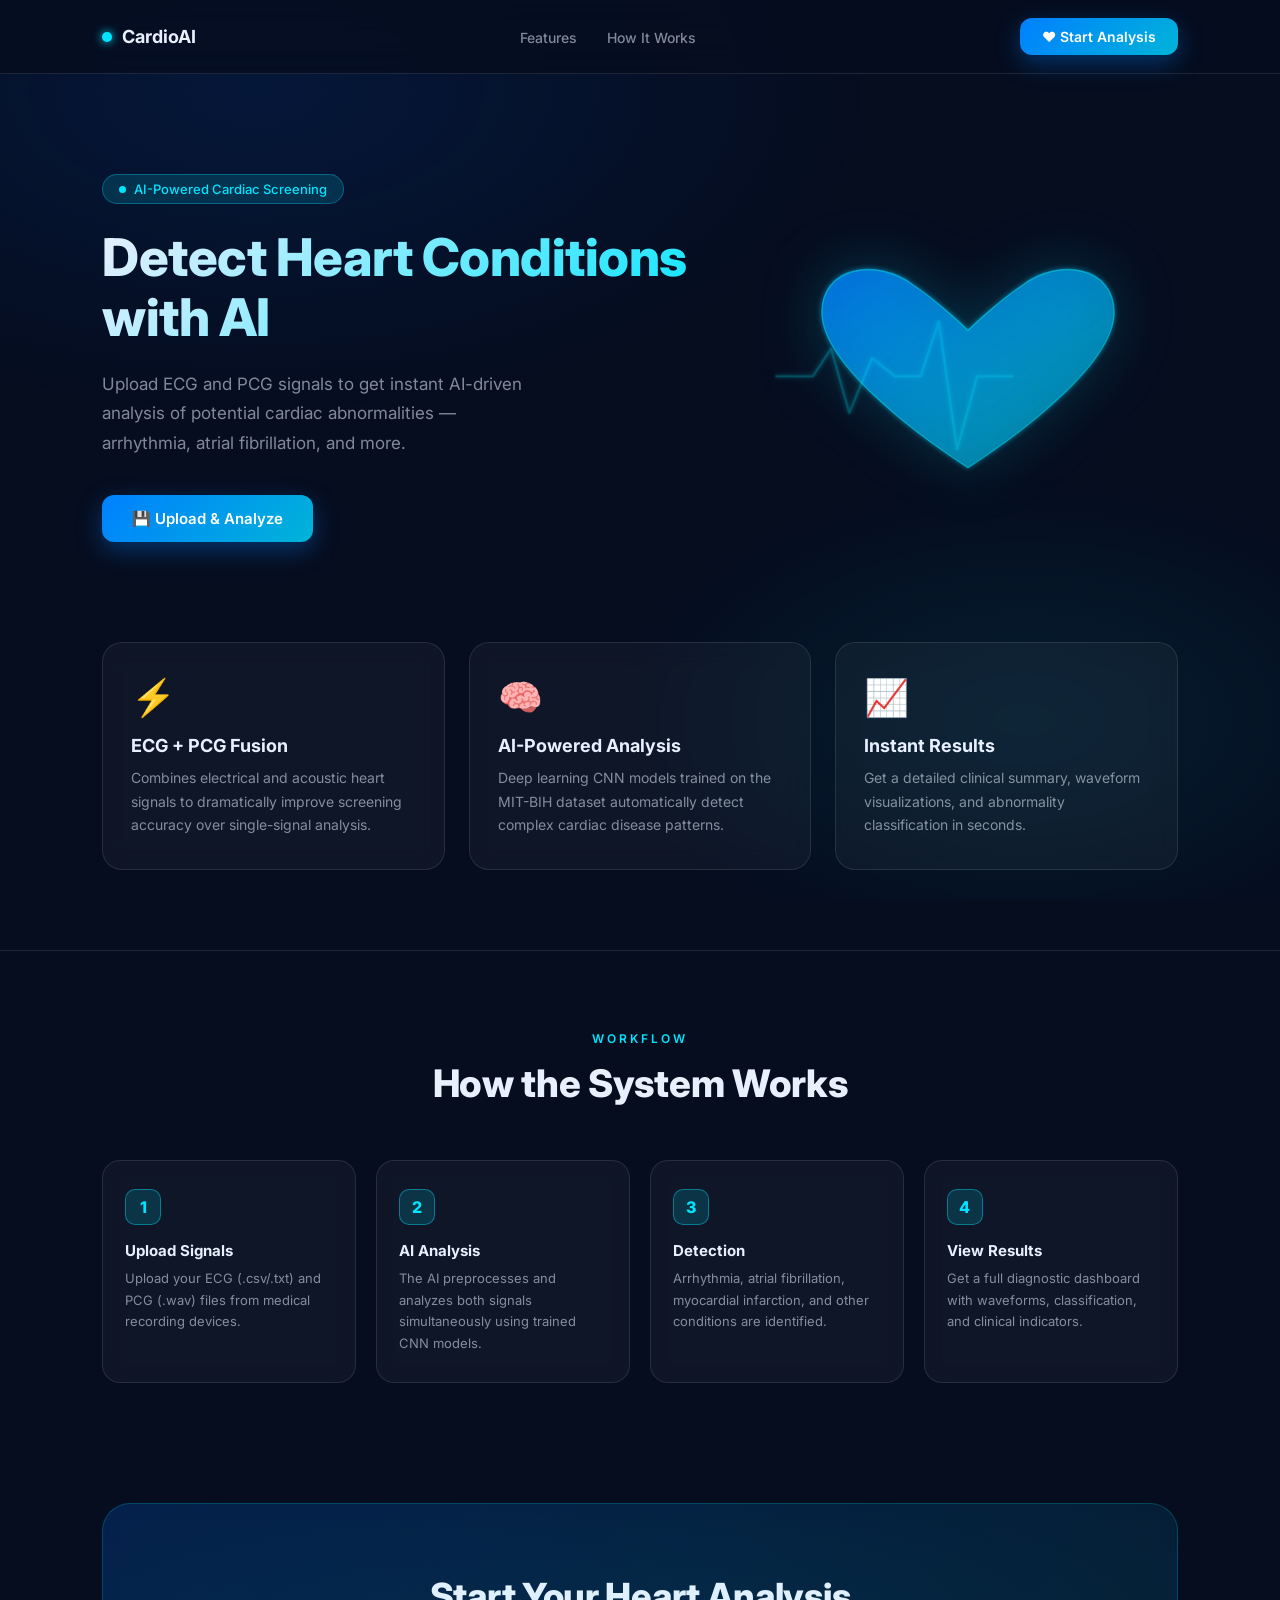
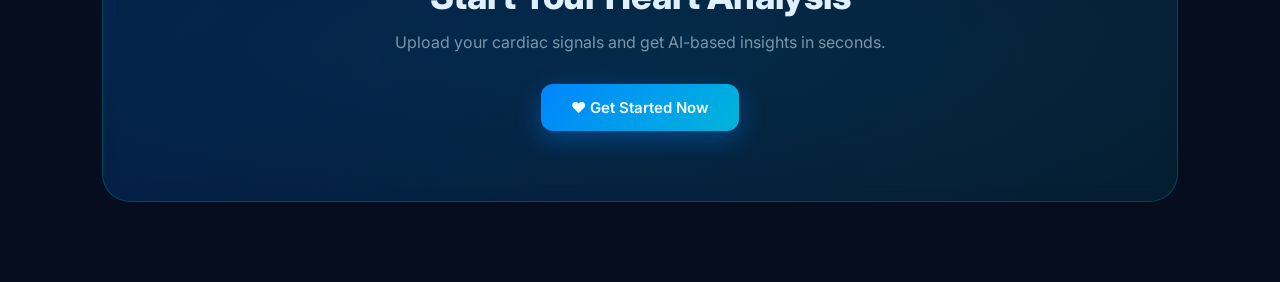
<file: frontend/index.html>
<!DOCTYPE html>
<html lang="en">
<head>
    <meta charset="UTF-8">
    <meta name="viewport" content="width=device-width, initial-scale=1.0">
    <meta name="description" content="AI-powered cardiac screening tool that analyzes ECG and PCG signals to detect heart abnormalities using deep learning.">
    <title>CardioAI — AI Heart Screening</title>
    <link rel="stylesheet" href="style.css">
</head>
<body>

<!-- ===============================
     NAVBAR
================================ -->
<nav class="navbar">
    <a href="index.html" class="navbar-logo">
        <span class="logo-dot"></span>
        CardioAI
    </a>
    <ul class="navbar-links">
        <li><a href="#features">Features</a></li>
        <li><a href="#how-it-works">How It Works</a></li>
    </ul>
    <button class="primary-btn" onclick="openUploadModal()" style="margin-top:0; padding: 10px 22px; font-size: 14px;">
        &#9829; Start Analysis
    </button>
</nav>

<!-- ===============================
     HERO SECTION
================================ -->
<section class="hero-section">
    <div class="hero-text">
        <div class="hero-badge">
            <span class="dot"></span>
            AI-Powered Cardiac Screening
        </div>
        <h1>Detect Heart Conditions with AI</h1>
        <p>
            Upload ECG and PCG signals to get instant AI-driven analysis of potential 
            cardiac abnormalities — arrhythmia, atrial fibrillation, and more.
        </p>
        <button class="primary-btn" onclick="openUploadModal()">
            &#128190; Upload & Analyze
        </button>
    </div>

    <div class="hero-image">
        <svg width="460" height="280" viewBox="0 0 460 280" xmlns="http://www.w3.org/2000/svg">
            <!-- Glow filter -->
            <defs>
                <filter id="glow">
                    <feGaussianBlur stdDeviation="3" result="blur"/>
                    <feMerge><feMergeNode in="blur"/><feMergeNode in="SourceGraphic"/></feMerge>
                </filter>
                <linearGradient id="heartGrad" x1="0%" y1="0%" x2="100%" y2="100%">
                    <stop offset="0%" style="stop-color:#0080ff;stop-opacity:0.6"/>
                    <stop offset="100%" style="stop-color:#00e5ff;stop-opacity:0.3"/>
                </linearGradient>
            </defs>

            <!-- Heart Shape -->
            <path d="M230 260
                     C230 260, 70 160, 70 90
                     C70 40, 130 30, 170 60
                     C200 80, 230 110, 230 110
                     C230 110, 260 80, 290 60
                     C330 30, 390 40, 390 90
                     C390 160, 230 260, 230 260Z"
                  fill="url(#heartGrad)"
                  stroke="rgba(0,229,255,0.5)"
                  stroke-width="1.5"
                  filter="url(#glow)"/>

            <!-- Animated ECG Line -->
            <polyline class="ecg-animated"
                points="20,160 60,160 80,130 100,200 125,140 150,160 178,160
                        198,100 218,240 240,160 265,160 300,160 340,160 380,160 440,160"
                fill="none"
                stroke="#00e5ff"
                stroke-width="2.5"
                stroke-linecap="round"
                stroke-linejoin="round"
                filter="url(#glow)"/>
        </svg>
    </div>
</section>

<!-- ===============================
     FEATURES SECTION
================================ -->
<section class="features" id="features">
    <div class="feature-card">
        <span class="feature-icon">&#9889;</span>
        <h3>ECG + PCG Fusion</h3>
        <p>
            Combines electrical and acoustic heart signals to dramatically improve
            screening accuracy over single-signal analysis.
        </p>
    </div>

    <div class="feature-card">
        <span class="feature-icon">&#129504;</span>
        <h3>AI-Powered Analysis</h3>
        <p>
            Deep learning CNN models trained on the MIT-BIH dataset automatically
            detect complex cardiac disease patterns.
        </p>
    </div>

    <div class="feature-card">
        <span class="feature-icon">&#128200;</span>
        <h3>Instant Results</h3>
        <p>
            Get a detailed clinical summary, waveform visualizations, and 
            abnormality classification in seconds.
        </p>
    </div>
</section>

<!-- ===============================
     HOW IT WORKS
================================ -->
<section class="how-it-works" id="how-it-works">
    <p class="section-label">Workflow</p>
    <h2>How the System Works</h2>

    <div class="steps">
        <div class="step-card">
            <div class="step-number">1</div>
            <h4>Upload Signals</h4>
            <p>Upload your ECG (.csv/.txt) and PCG (.wav) files from medical recording devices.</p>
        </div>

        <div class="step-card">
            <div class="step-number">2</div>
            <h4>AI Analysis</h4>
            <p>The AI preprocesses and analyzes both signals simultaneously using trained CNN models.</p>
        </div>

        <div class="step-card">
            <div class="step-number">3</div>
            <h4>Detection</h4>
            <p>Arrhythmia, atrial fibrillation, myocardial infarction, and other conditions are identified.</p>
        </div>

        <div class="step-card">
            <div class="step-number">4</div>
            <h4>View Results</h4>
            <p>Get a full diagnostic dashboard with waveforms, classification, and clinical indicators.</p>
        </div>
    </div>
</section>

<!-- ===============================
     CTA SECTION
================================ -->
<section class="cta">
    <h2>Start Your Heart Analysis</h2>
    <p>Upload your cardiac signals and get AI-based insights in seconds.</p>
    <button class="primary-btn" onclick="openUploadModal()">
        &#9829; Get Started Now
    </button>
</section>

<!-- ===============================
     UPLOAD MODAL
================================ -->
<div id="uploadModal" class="overlay">
    <div class="modal-box">
        <button class="close-btn" onclick="closeUploadModal()">&#10005;</button>

        <h3>&#128190; Upload Cardiac Signals</h3>

        <form id="uploadForm">
            <label>ECG File &nbsp;<span style="color:#00e5ff">(.csv / .txt)</span></label>
            <input type="file" id="ecgFile" accept=".csv,.txt" required />

            <label>PCG File &nbsp;<span style="color:#00e5ff">(.wav)</span></label>
            <input type="file" id="pcgFile" accept=".wav" required />

            <button type="submit" class="primary-btn" id="analyzeBtn" style="width:100%;justify-content:center;margin-top:8px;">
                &#9889; Analyze
            </button>
        </form>

        <div id="statusMsg" style="display:none;margin-top:14px;"></div>

        <p class="note">* Screening-level analysis only. Not a substitute for medical diagnosis.</p>
    </div>
</div>

<script src="script.js"></script>
</body>
</html>
</file>
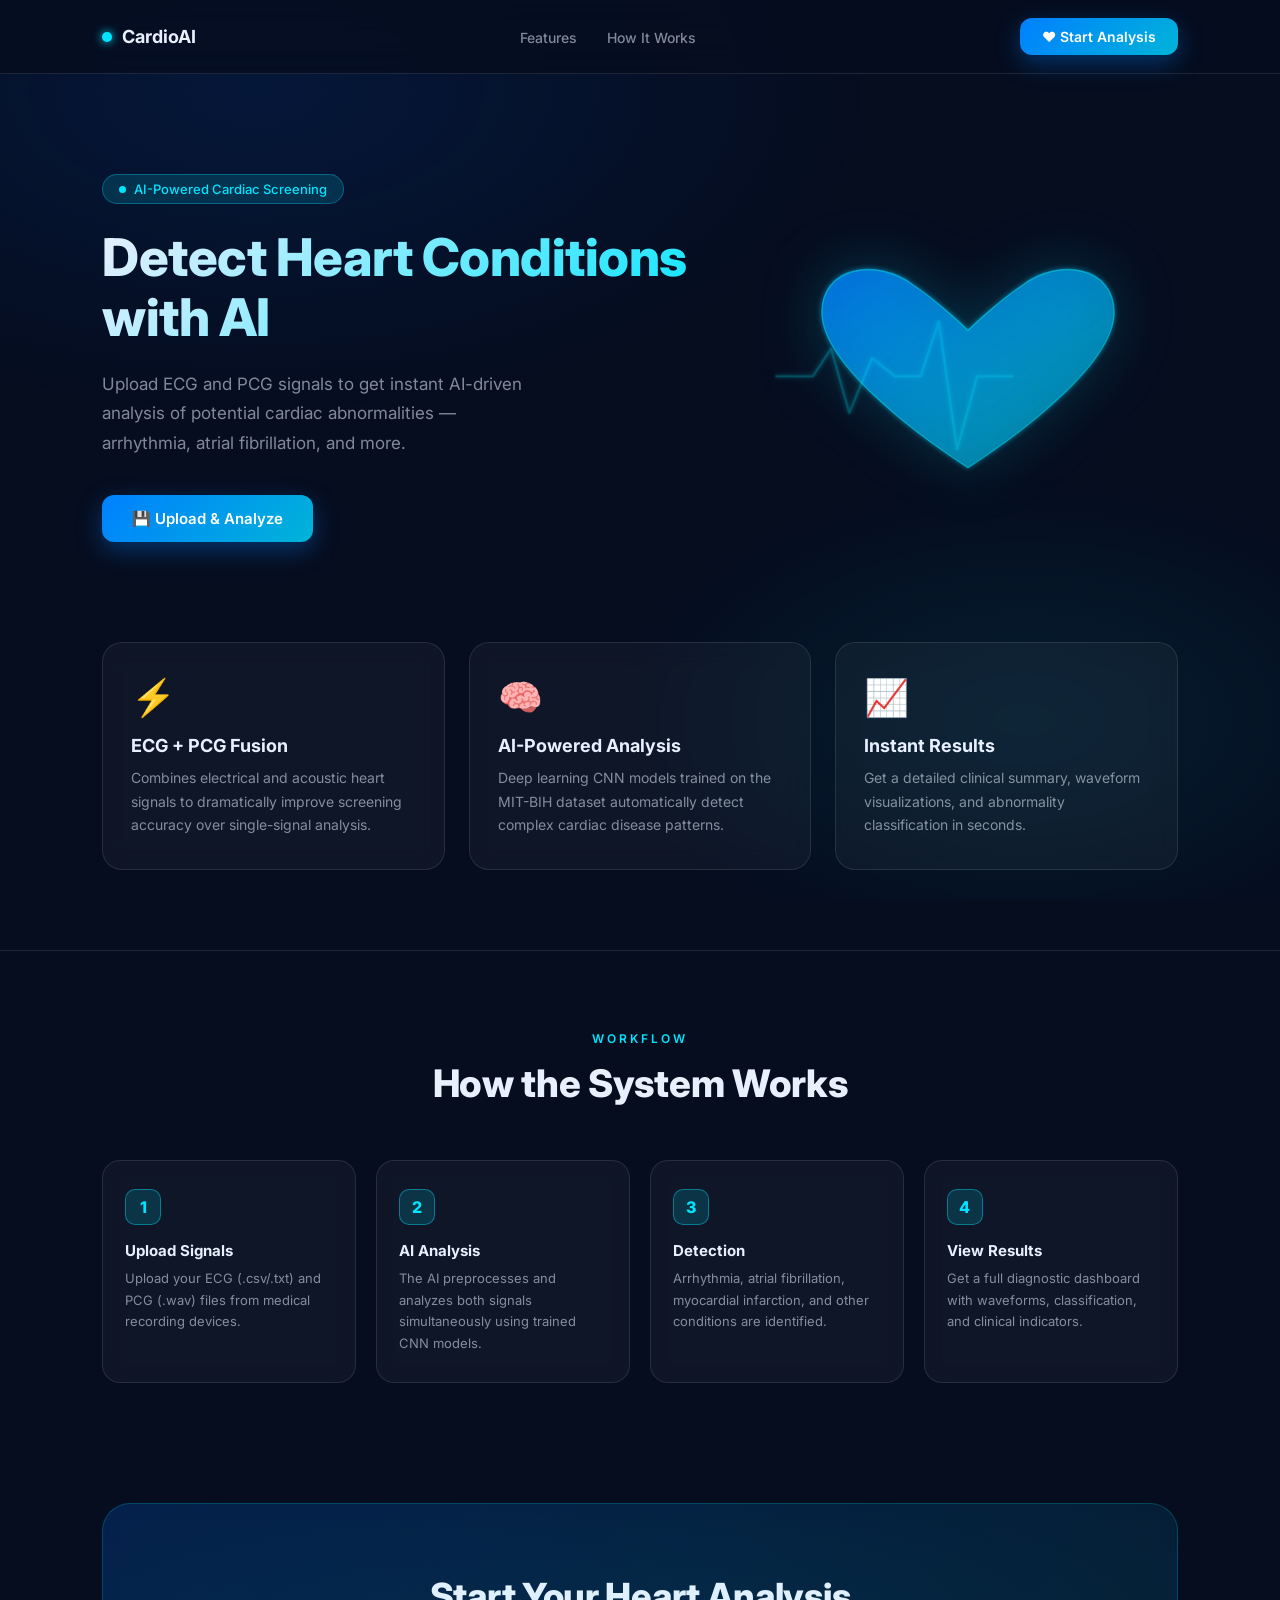
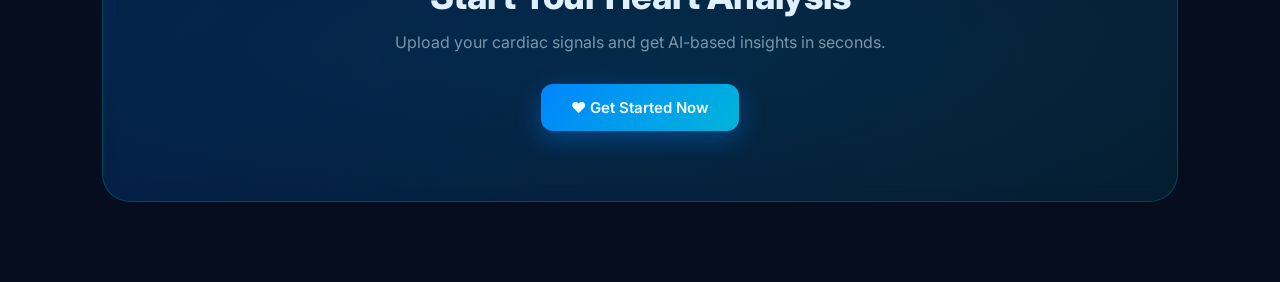
<file: frontend/results.html>
<!DOCTYPE html>
<html lang="en">
<head>
    <meta charset="UTF-8">
    <meta name="viewport" content="width=device-width, initial-scale=1.0">
    <meta name="description" content="CardioAI medical diagnostic dashboard — detailed ECG and PCG analysis results with clinical interpretation.">
    <title>CardioAI — Diagnostic Report</title>
    <link rel="stylesheet" href="style.css">
    <link rel="preconnect" href="https://fonts.googleapis.com">
    <link href="https://fonts.googleapis.com/css2?family=Inter:wght@300;400;500;600;700;800&family=JetBrains+Mono:wght@400;500&display=swap" rel="stylesheet">
</head>
<body class="results-body">

<!-- ===============================
     TOP HEADER BAR
================================ -->
<header class="rpt-header">
    <div class="rpt-header-left">
        <a href="index.html" class="navbar-logo">
            <span class="logo-dot"></span>
            CardioAI
        </a>
        <span class="rpt-divider">|</span>
        <span class="rpt-subtitle">Diagnostic Report</span>
    </div>
    <div class="rpt-header-right">
        <div class="rpt-timestamp" id="rptTimestamp">—</div>
        <a href="index.html" class="back-btn">&#8592; New Analysis</a>
        <button class="print-btn" onclick="window.print()">🖨 Print Report</button>
    </div>
</header>

<!-- ===============================
     PATIENT / REPORT META STRIP
================================ -->
<div class="rpt-meta-strip">
    <div class="rpt-meta-item">
        <span class="rpt-meta-label">Report ID</span>
        <span class="rpt-meta-value" id="reportId">—</span>
    </div>
    <div class="rpt-meta-item">
        <span class="rpt-meta-label">Signal Type</span>
        <span class="rpt-meta-value">ECG + PCG</span>
    </div>
    <div class="rpt-meta-item">
        <span class="rpt-meta-label">Analysis Model</span>
        <span class="rpt-meta-value">CNN v2.1</span>
    </div>
    <div class="rpt-meta-item">
        <span class="rpt-meta-label">Status</span>
        <span class="rpt-meta-value rpt-status-ok" id="reportStatus">Complete</span>
    </div>
</div>

<!-- ===============================
     MAIN DASHBOARD GRID
================================ -->
<main class="rpt-dashboard">

    <!-- ── COLUMN 1: WAVEFORMS ── -->
    <section class="rpt-col rpt-col-wide">

        <!-- ECG WAVEFORM CARD -->
        <div class="rpt-card" id="ecgWaveformCard">
            <div class="rpt-card-header">
                <div class="rpt-card-title">
                    <span class="rpt-icon ecg-icon">⚡</span>
                    ECG Waveform Analysis
                </div>
                <div class="rpt-card-badge" id="ecgBadge">—</div>
            </div>
            <div class="rpt-waveform-wrap">
                <canvas id="ecgCanvas"></canvas>
            </div>
            <div class="rpt-waveform-legend">
                <span class="legend-item legend-normal">● Normal</span>
                <span class="legend-item legend-abnormal">● Abnormal</span>
                <span class="legend-item legend-rpeak">▲ R-Peak</span>
                <span class="legend-item legend-highlight">■ Highlighted Region</span>
            </div>
            <div class="rpt-waveform-labels">
                <span>P</span><span>QRS</span><span>ST</span><span>T</span>
            </div>
        </div>

        <!-- PCG WAVEFORM CARD -->
        <div class="rpt-card" id="pcgWaveformCard">
            <div class="rpt-card-header">
                <div class="rpt-card-title">
                    <span class="rpt-icon pcg-icon">🫀</span>
                    PCG Heart Sound Waveform
                </div>
                <div class="rpt-card-badge" id="pcgBadge">—</div>
            </div>
            <div class="rpt-waveform-wrap">
                <canvas id="pcgCanvas"></canvas>
            </div>
            <div class="rpt-waveform-legend">
                <span class="legend-item legend-normal">● S1 / S2</span>
                <span class="legend-item legend-abnormal">● Murmur / Abnormality</span>
            </div>
        </div>

    </section>

    <!-- ── COLUMN 2: FINDINGS ── -->
    <section class="rpt-col rpt-col-narrow">

        <!-- OVERALL RISK CARD -->
        <div class="rpt-card rpt-risk-card" id="riskCard">
            <div class="rpt-card-header">
                <div class="rpt-card-title">
                    <span class="rpt-icon">🚨</span> Risk Assessment
                </div>
            </div>
            <div class="rpt-risk-meter">
                <div class="risk-dial" id="riskDial">
                    <svg viewBox="0 0 120 70" xmlns="http://www.w3.org/2000/svg">
                        <defs>
                            <linearGradient id="riskGrad" x1="0%" y1="0%" x2="100%" y2="0%">
                                <stop offset="0%" stop-color="#00c853"/>
                                <stop offset="50%" stop-color="#ffb300"/>
                                <stop offset="100%" stop-color="#d32f2f"/>
                            </linearGradient>
                        </defs>
                        <!-- Track arc -->
                        <path d="M10,65 A50,50 0 0,1 110,65" fill="none" stroke="rgba(255,255,255,0.1)" stroke-width="10" stroke-linecap="round"/>
                        <!-- Colored arc -->
                        <path id="riskArc" d="M10,65 A50,50 0 0,1 110,65" fill="none" stroke="url(#riskGrad)" stroke-width="10" stroke-linecap="round" stroke-dasharray="157" stroke-dashoffset="157"/>
                        <!-- Needle -->
                        <line id="riskNeedle" x1="60" y1="65" x2="60" y2="22" stroke="white" stroke-width="2.5" stroke-linecap="round" transform="rotate(-90 60 65)"/>
                        <!-- Center dot -->
                        <circle cx="60" cy="65" r="4" fill="white"/>
                    </svg>
                </div>
                <div class="risk-label-wrap">
                    <span class="risk-label" id="riskLabel">—</span>
                    <span class="risk-sublabel" id="riskSublabel">Calculating...</span>
                </div>
            </div>
            <div class="risk-confidence-row">
                <span class="rcr-label">Model Confidence</span>
                <div class="rcr-bar-wrap">
                    <div class="rcr-bar" id="confidenceBar"></div>
                </div>
                <span class="rcr-value" id="confidenceValue">—</span>
            </div>
            <p class="risk-note" id="riskNote">—</p>
        </div>

        <!-- ECG FINDINGS CARD -->
        <div class="rpt-card">
            <div class="rpt-card-header">
                <div class="rpt-card-title"><span class="rpt-icon">📈</span> ECG Findings</div>
            </div>
            <div class="rpt-findings-grid">
                <div class="finding-row" id="fr-pwave">
                    <div class="finding-label">P Wave</div>
                    <div class="finding-chip" id="chip-pwave">—</div>
                </div>
                <div class="finding-row" id="fr-qrs">
                    <div class="finding-label">QRS Complex</div>
                    <div class="finding-chip" id="chip-qrs">—</div>
                </div>
                <div class="finding-row" id="fr-st">
                    <div class="finding-label">ST Segment</div>
                    <div class="finding-chip" id="chip-st">—</div>
                </div>
                <div class="finding-row" id="fr-twave">
                    <div class="finding-label">T Wave</div>
                    <div class="finding-chip" id="chip-twave">—</div>
                </div>
                <div class="finding-row" id="fr-rr">
                    <div class="finding-label">R-R Interval</div>
                    <div class="finding-chip" id="chip-rr">—</div>
                </div>
            </div>
            <div class="rpt-ecg-conclusion" id="ecgConclusion">
                <!-- filled by JS -->
            </div>
        </div>

        <!-- PCG FINDINGS CARD -->
        <div class="rpt-card">
            <div class="rpt-card-header">
                <div class="rpt-card-title"><span class="rpt-icon">🔊</span> PCG Findings</div>
            </div>
            <div class="rpt-findings-grid">
                <div class="finding-row">
                    <div class="finding-label">S1 Sound</div>
                    <div class="finding-chip" id="chip-s1">—</div>
                </div>
                <div class="finding-row">
                    <div class="finding-label">S2 Sound</div>
                    <div class="finding-chip" id="chip-s2">—</div>
                </div>
                <div class="finding-row">
                    <div class="finding-label">Murmur</div>
                    <div class="finding-chip" id="chip-murmur">—</div>
                </div>
                <div class="finding-row">
                    <div class="finding-label">Rhythm</div>
                    <div class="finding-chip" id="chip-pcgrhythm">—</div>
                </div>
            </div>
            <div class="rpt-ecg-conclusion" id="pcgConclusion">
                <!-- filled by JS -->
            </div>
        </div>

    </section>

    <!-- ── FULL-WIDTH ROW: CLINICAL + SUMMARY ── -->
    <section class="rpt-col rpt-col-full">

        <!-- CLINICAL EXPLANATION PANEL -->
        <div class="rpt-card rpt-clinical-card">
            <div class="rpt-card-header">
                <div class="rpt-card-title"><span class="rpt-icon">🧬</span> Clinical Explanation</div>
                <span class="rpt-ai-badge">AI Generated</span>
            </div>
            <div class="clinical-grid">
                <div class="clinical-block" id="clinicalECGBlock">
                    <div class="clinical-block-title">ECG Interpretation</div>
                    <p id="clinicalECGText">—</p>
                    <ul class="clinical-indicators" id="clinicalECGIndicators"></ul>
                </div>
                <div class="clinical-block" id="clinicalPCGBlock">
                    <div class="clinical-block-title">PCG Interpretation</div>
                    <p id="clinicalPCGText">—</p>
                    <ul class="clinical-indicators" id="clinicalPCGIndicators"></ul>
                </div>
            </div>
        </div>

        <!-- FINAL SUMMARY CARD (Doctor Style) -->
        <div class="rpt-card rpt-summary-card" id="finalSummaryCard">
            <div class="rpt-card-header">
                <div class="rpt-card-title"><span class="rpt-icon">📋</span> AI Screening Summary</div>
                <span class="rpt-disclaimer">For clinical reference only. Not a substitute for medical diagnosis.</span>
            </div>
            <div class="summary-body">
                <div class="summary-icon-ring" id="summaryIconRing">♥</div>
                <div class="summary-text-block">
                    <h2 class="summary-condition" id="summaryCondition">—</h2>
                    <p class="summary-paragraph" id="summaryParagraph">—</p>
                    <div class="summary-tags" id="summaryTags"></div>
                </div>
                <div class="summary-risk-badge" id="summaryRiskBadge">
                    <span class="srb-label">Overall Risk</span>
                    <span class="srb-value" id="srb-value">—</span>
                </div>
            </div>
        </div>

    </section>

</main>

<!-- ===============================
     FOOTER
================================ -->
<footer class="rpt-footer">
    <span>CardioAI Diagnostic System &copy; 2025</span>
    <span>CNN-based ECG + PCG dual-signal analysis</span>
    <span>AI screening only — consult a cardiologist for diagnosis</span>
</footer>

<script src="results.js"></script>
</body>
</html>
</file>
<file: frontend/style.css>
/* ===============================
   GOOGLE FONTS
================================ */
@import url('https://fonts.googleapis.com/css2?family=Inter:wght@300;400;500;600;700;800&display=swap');

/* ===============================
   GLOBAL RESET & VARS
================================ */
*, *::before, *::after {
    box-sizing: border-box;
    margin: 0;
    padding: 0;
}

:root {
    --bg-dark:      #060d1f;
    --bg-card:      rgba(255, 255, 255, 0.04);
    --bg-card-hover:rgba(255, 255, 255, 0.08);
    --border:       rgba(255, 255, 255, 0.1);
    --accent:       #00e5ff;
    --accent-dim:   rgba(0, 229, 255, 0.15);
    --accent-glow:  0 0 20px rgba(0, 229, 255, 0.35);
    --text-primary: #e8f0fe;
    --text-muted:   rgba(232, 240, 254, 0.55);
    --blue-deep:    #1a3a6b;
    --shadow:       0 20px 60px rgba(0, 0, 0, 0.5);
}

html { scroll-behavior: smooth; }

body {
    font-family: 'Inter', -apple-system, sans-serif;
    background: var(--bg-dark);
    color: var(--text-primary);
    min-height: 100vh;
    overflow-x: hidden;
}

/* Background mesh gradient */
body::before {
    content: '';
    position: fixed;
    inset: 0;
    background:
        radial-gradient(ellipse 80% 60% at 20% 10%, rgba(0,100,255,0.12) 0%, transparent 60%),
        radial-gradient(ellipse 60% 50% at 80% 80%, rgba(0,229,255,0.08) 0%, transparent 55%);
    pointer-events: none;
    z-index: 0;
}

/* ===============================
   NAVBAR
================================ */
.navbar {
    position: sticky;
    top: 0;
    z-index: 100;
    display: flex;
    align-items: center;
    justify-content: space-between;
    padding: 18px 8%;
    background: rgba(6, 13, 31, 0.8);
    backdrop-filter: blur(16px);
    -webkit-backdrop-filter: blur(16px);
    border-bottom: 1px solid var(--border);
}

.navbar-logo {
    display: flex;
    align-items: center;
    gap: 10px;
    font-size: 18px;
    font-weight: 700;
    color: var(--text-primary);
    text-decoration: none;
}

.navbar-logo .logo-dot {
    width: 10px;
    height: 10px;
    background: var(--accent);
    border-radius: 50%;
    box-shadow: 0 0 10px var(--accent);
    animation: pulse-dot 2s ease-in-out infinite;
}

@keyframes pulse-dot {
    0%, 100% { transform: scale(1); opacity: 1; }
    50%       { transform: scale(1.4); opacity: 0.7; }
}

.navbar-links {
    display: flex;
    gap: 30px;
    list-style: none;
}

.navbar-links a {
    color: var(--text-muted);
    text-decoration: none;
    font-size: 14px;
    font-weight: 500;
    transition: color 0.2s;
}

.navbar-links a:hover { color: var(--accent); }

/* ===============================
   HERO SECTION
================================ */
.hero-section {
    position: relative;
    z-index: 1;
    display: flex;
    align-items: center;
    justify-content: space-between;
    padding: 100px 8% 80px;
    gap: 60px;
}

.hero-badge {
    display: inline-flex;
    align-items: center;
    gap: 8px;
    background: var(--accent-dim);
    border: 1px solid rgba(0, 229, 255, 0.3);
    border-radius: 50px;
    padding: 6px 16px;
    font-size: 13px;
    font-weight: 500;
    color: var(--accent);
    margin-bottom: 24px;
}

.hero-badge .dot {
    width: 7px;
    height: 7px;
    background: var(--accent);
    border-radius: 50%;
    animation: pulse-dot 1.5s ease-in-out infinite;
}

.hero-text h1 {
    font-size: 52px;
    font-weight: 800;
    line-height: 1.15;
    letter-spacing: -0.5px;
    margin-bottom: 22px;
    background: linear-gradient(135deg, #e8f0fe 0%, var(--accent) 100%);
    -webkit-background-clip: text;
    -webkit-text-fill-color: transparent;
    background-clip: text;
}

.hero-text p {
    font-size: 17px;
    line-height: 1.75;
    color: var(--text-muted);
    max-width: 440px;
    margin-bottom: 36px;
}

/* ===============================
   BUTTONS
================================ */
.primary-btn {
    display: inline-flex;
    align-items: center;
    gap: 8px;
    padding: 14px 30px;
    background: linear-gradient(135deg, #0080ff, #00b4d8);
    color: white;
    border: none;
    border-radius: 12px;
    font-family: 'Inter', sans-serif;
    font-size: 15px;
    font-weight: 600;
    cursor: pointer;
    text-decoration: none;
    transition: transform 0.2s, box-shadow 0.2s;
    box-shadow: 0 8px 24px rgba(0, 128, 255, 0.35);
}

.primary-btn:hover {
    transform: translateY(-3px);
    box-shadow: 0 14px 32px rgba(0, 229, 255, 0.45);
}

.primary-btn:active { transform: translateY(-1px); }

.primary-btn:disabled {
    opacity: 0.6;
    cursor: not-allowed;
    transform: none;
}

/* ===============================
   HERO SVG (animated ECG)
================================ */
.hero-image {
    flex-shrink: 0;
    display: flex;
    align-items: center;
    justify-content: center;
}

.hero-image svg {
    width: 420px;
    max-width: 100%;
    filter: drop-shadow(0 0 30px rgba(0, 229, 255, 0.25));
}

.ecg-animated {
    stroke-dasharray: 600;
    stroke-dashoffset: 600;
    animation: draw-ecg 3s ease forwards infinite;
}

@keyframes draw-ecg {
    0%   { stroke-dashoffset: 600; opacity: 0.3; }
    40%  { opacity: 1; }
    80%  { stroke-dashoffset: 0; }
    100% { stroke-dashoffset: 0; opacity: 0.3; }
}

/* ===============================
   FEATURES SECTION
================================ */
.features {
    position: relative;
    z-index: 1;
    display: grid;
    grid-template-columns: repeat(3, 1fr);
    gap: 24px;
    padding: 20px 8% 80px;
}

.feature-card {
    background: var(--bg-card);
    border: 1px solid var(--border);
    border-radius: 20px;
    padding: 32px 28px;
    backdrop-filter: blur(12px);
    transition: transform 0.3s, background 0.3s, border-color 0.3s, box-shadow 0.3s;
}

.feature-card:hover {
    transform: translateY(-8px);
    background: var(--bg-card-hover);
    border-color: rgba(0, 229, 255, 0.3);
    box-shadow: 0 0 30px rgba(0, 229, 255, 0.12);
}

.feature-icon {
    font-size: 36px;
    margin-bottom: 16px;
    display: block;
}

.feature-card h3 {
    font-size: 18px;
    font-weight: 700;
    margin-bottom: 10px;
    color: var(--text-primary);
}

.feature-card p {
    font-size: 14px;
    color: var(--text-muted);
    line-height: 1.7;
}

/* ===============================
   HOW IT WORKS
================================ */
.how-it-works {
    position: relative;
    z-index: 1;
    padding: 80px 8%;
    border-top: 1px solid var(--border);
}

.section-label {
    text-align: center;
    font-size: 12px;
    font-weight: 600;
    letter-spacing: 3px;
    text-transform: uppercase;
    color: var(--accent);
    margin-bottom: 14px;
}

.how-it-works h2 {
    text-align: center;
    font-size: 38px;
    font-weight: 800;
    margin-bottom: 54px;
    letter-spacing: -0.3px;
}

.steps {
    display: grid;
    grid-template-columns: repeat(4, 1fr);
    gap: 20px;
}

.step-card {
    background: var(--bg-card);
    border: 1px solid var(--border);
    border-radius: 18px;
    padding: 28px 22px;
    backdrop-filter: blur(10px);
    position: relative;
    overflow: hidden;
    transition: transform 0.3s, border-color 0.3s, box-shadow 0.3s;
}

.step-card::before {
    content: '';
    position: absolute;
    top: 0; left: 0; right: 0;
    height: 2px;
    background: linear-gradient(90deg, transparent, var(--accent), transparent);
    opacity: 0;
    transition: opacity 0.3s;
}

.step-card:hover {
    transform: translateY(-6px);
    border-color: rgba(0, 229, 255, 0.3);
    box-shadow: 0 0 24px rgba(0, 229, 255, 0.1);
}

.step-card:hover::before { opacity: 1; }

.step-number {
    display: inline-flex;
    align-items: center;
    justify-content: center;
    width: 36px;
    height: 36px;
    background: var(--accent-dim);
    border: 1px solid rgba(0, 229, 255, 0.4);
    border-radius: 10px;
    font-size: 16px;
    font-weight: 800;
    color: var(--accent);
    margin-bottom: 16px;
}

.step-card h4 {
    font-size: 15px;
    font-weight: 700;
    margin-bottom: 8px;
    color: var(--text-primary);
}

.step-card p {
    font-size: 13px;
    color: var(--text-muted);
    line-height: 1.65;
}

/* ===============================
   CTA SECTION
================================ */
.cta {
    position: relative;
    z-index: 1;
    margin: 40px 8% 80px;
    padding: 70px 40px;
    background: linear-gradient(135deg, rgba(0,80,180,0.3), rgba(0,229,255,0.08));
    border: 1px solid rgba(0, 229, 255, 0.2);
    border-radius: 28px;
    text-align: center;
    backdrop-filter: blur(10px);
    overflow: hidden;
}

.cta::before {
    content: '';
    position: absolute;
    inset: 0;
    background: radial-gradient(ellipse 70% 70% at 50% 50%, rgba(0,229,255,0.06), transparent);
    pointer-events: none;
}

.cta h2 {
    font-size: 36px;
    font-weight: 800;
    margin-bottom: 14px;
    letter-spacing: -0.3px;
}

.cta p {
    font-size: 16px;
    color: var(--text-muted);
    margin-bottom: 32px;
}

/* ===============================
   UPLOAD OVERLAY MODAL
================================ */
.overlay {
    display: none;
    position: fixed;
    inset: 0;
    background: rgba(0, 0, 0, 0.7);
    backdrop-filter: blur(8px);
    z-index: 3000;
    align-items: center;
    justify-content: center;
}

.overlay.active { display: flex; }

.modal-box {
    width: 440px;
    max-width: 95vw;
    background: #0d1a30;
    border: 1px solid rgba(0, 229, 255, 0.2);
    border-radius: 20px;
    padding: 36px 32px;
    position: relative;
    box-shadow: 0 40px 80px rgba(0, 0, 0, 0.6), var(--accent-glow);
    animation: popIn 0.25s cubic-bezier(0.34, 1.56, 0.64, 1);
}

@keyframes popIn {
    from { transform: scale(0.88); opacity: 0; }
    to   { transform: scale(1);    opacity: 1; }
}

.close-btn {
    position: absolute;
    top: 16px;
    right: 20px;
    font-size: 22px;
    cursor: pointer;
    color: var(--text-muted);
    transition: color 0.2s;
    background: none;
    border: none;
    line-height: 1;
}

.close-btn:hover { color: var(--accent); }

.modal-box h3 {
    font-size: 20px;
    font-weight: 700;
    margin-bottom: 26px;
    color: var(--text-primary);
}

.modal-box label {
    display: block;
    font-size: 13px;
    font-weight: 500;
    color: var(--text-muted);
    margin-bottom: 8px;
}

.modal-box input[type="file"] {
    width: 100%;
    padding: 10px 14px;
    margin-bottom: 20px;
    background: rgba(255,255,255,0.05);
    border: 1px solid var(--border);
    border-radius: 10px;
    color: var(--text-primary);
    font-size: 13px;
    cursor: pointer;
    transition: border-color 0.2s;
}

.modal-box input[type="file"]:hover,
.modal-box input[type="file"]:focus {
    border-color: rgba(0, 229, 255, 0.4);
    outline: none;
}

.note {
    font-size: 12px;
    color: var(--text-muted);
    text-align: center;
    margin-top: 14px;
}

/* ===============================
   RESULTS PAGE - GLOBAL
================================ */
.results-body {
    min-height: 100vh;
    padding-bottom: 60px;
}

.results-header {
    display: flex;
    align-items: center;
    justify-content: space-between;
    padding: 28px 5%;
    border-bottom: 1px solid var(--border);
}

.results-header h1 {
    font-size: 22px;
    font-weight: 700;
    background: linear-gradient(90deg, #e8f0fe, var(--accent));
    -webkit-background-clip: text;
    -webkit-text-fill-color: transparent;
    background-clip: text;
}

.back-btn {
    display: inline-flex;
    align-items: center;
    gap: 8px;
    padding: 9px 18px;
    border: 1px solid var(--border);
    border-radius: 10px;
    color: var(--text-muted);
    text-decoration: none;
    font-size: 13px;
    font-weight: 500;
    transition: border-color 0.2s, color 0.2s;
}

.back-btn:hover { border-color: var(--accent); color: var(--accent); }

/* ===============================
   RESULTS DASHBOARD
================================ */
.dashboard {
    display: flex;
    gap: 24px;
    padding: 32px 5%;
    align-items: flex-start;
}

.left { flex: 3; min-width: 0; }

.row {
    display: flex;
    gap: 20px;
    margin-bottom: 22px;
    flex-wrap: wrap;
}

/* Generic card */
.card {
    background: var(--bg-card);
    border: 1px solid var(--border);
    border-radius: 16px;
    padding: 20px;
    backdrop-filter: blur(10px);
    transition: transform 0.2s, border-color 0.2s, box-shadow 0.2s;
}

.card:hover {
    transform: translateY(-4px);
    border-color: rgba(0, 229, 255, 0.25);
    box-shadow: 0 0 20px rgba(0, 229, 255, 0.08);
}

.card h3 {
    font-size: 13px;
    font-weight: 600;
    color: var(--text-muted);
    margin-bottom: 12px;
    text-transform: uppercase;
    letter-spacing: 1px;
}

/* Waveform card */
.waveform { flex: 1; min-width: 260px; }

.waveform canvas {
    width: 100%;
    height: 150px;
    border-radius: 8px;
    background: rgba(0,0,0,0.2);
}

/* Small stat cards */
.small {
    flex: 1;
    min-width: 130px;
    text-align: center;
    padding: 24px 16px;
}

.small span {
    font-size: 12px;
    font-weight: 600;
    text-transform: uppercase;
    letter-spacing: 1px;
    color: var(--text-muted);
}

.small h2 {
    font-size: 20px;
    font-weight: 700;
    margin-top: 10px;
    color: var(--text-primary);
    word-break: break-word;
}

/* Summary card (right side) */
.summary-card {
    flex: 1.3;
    background: linear-gradient(160deg, rgba(0,80,200,0.25), rgba(0,229,255,0.08));
    border: 1px solid rgba(0, 229, 255, 0.2);
    border-radius: 20px;
    padding: 28px 24px;
    backdrop-filter: blur(12px);
    min-width: 260px;
    box-shadow: inset 0 1px 0 rgba(255,255,255,0.06);
}

.summary-card h2 {
    font-size: 18px;
    font-weight: 700;
    margin-bottom: 16px;
    color: var(--accent);
}

.summary-card p {
    font-size: 14px;
    line-height: 1.7;
    color: var(--text-muted);
    margin-bottom: 20px;
}

.summary-card h4 {
    font-size: 13px;
    text-transform: uppercase;
    letter-spacing: 1px;
    color: var(--text-muted);
    margin-bottom: 12px;
    font-weight: 600;
}

.summary-card ul {
    padding-left: 0;
    list-style: none;
    display: flex;
    flex-direction: column;
    gap: 8px;
}

.summary-card li {
    display: flex;
    align-items: flex-start;
    gap: 10px;
    font-size: 13px;
    color: var(--text-primary);
    line-height: 1.5;
}

.summary-card li::before {
    content: '▸';
    color: var(--accent);
    flex-shrink: 0;
    margin-top: 1px;
}

/* ===============================
   STATUS MESSAGE (in modal)
================================ */
#statusMsg {
    border-radius: 10px;
    font-size: 13px;
    font-weight: 500;
    padding: 12px 16px;
    line-height: 1.5;
}

/* ===============================
   SCROLLBAR
================================ */
::-webkit-scrollbar { width: 6px; }
::-webkit-scrollbar-track { background: transparent; }
::-webkit-scrollbar-thumb { background: var(--border); border-radius: 3px; }
::-webkit-scrollbar-thumb:hover { background: rgba(0,229,255,0.3); }

/* ================================================================
   RESULTS PAGE — MEDICAL DASHBOARD REDESIGN
   ================================================================ */

/* Medical colour tokens */
:root {
    --med-normal:   #00c853;
    --med-warn:     #ffb300;
    --med-critical: #d32f2f;
    --med-info:     #1976d2;
    --med-muted:    #546e7a;
    --med-card-bg:  rgba(8, 18, 40, 0.85);
    --med-border:   rgba(255,255,255,0.08);
    --med-glow-b:   rgba(0,180,255,0.15);
}

/* ── TOP HEADER ──────────────────────────────────────────── */
.rpt-header {
    display: flex;
    align-items: center;
    justify-content: space-between;
    padding: 14px 3%;
    background: rgba(5,10,25,0.92);
    border-bottom: 1px solid var(--med-border);
    backdrop-filter: blur(18px);
    position: sticky;
    top: 0;
    z-index: 100;
    flex-wrap: wrap;
    gap: 10px;
}

.rpt-header-left {
    display: flex;
    align-items: center;
    gap: 14px;
}

.rpt-divider {
    color: var(--med-border);
    font-size: 20px;
    font-weight: 200;
}

.rpt-subtitle {
    font-size: 13px;
    font-weight: 500;
    color: var(--text-muted);
    letter-spacing: 1px;
    text-transform: uppercase;
}

.rpt-header-right {
    display: flex;
    align-items: center;
    gap: 12px;
    flex-wrap: wrap;
}

.rpt-timestamp {
    font-size: 12px;
    color: var(--text-muted);
    font-family: 'JetBrains Mono', monospace;
}

.print-btn {
    display: inline-flex;
    align-items: center;
    gap: 6px;
    padding: 8px 16px;
    background: rgba(255,255,255,0.05);
    border: 1px solid var(--med-border);
    border-radius: 8px;
    color: var(--text-muted);
    font-size: 13px;
    font-weight: 500;
    cursor: pointer;
    font-family: 'Inter', sans-serif;
    transition: background 0.2s, color 0.2s;
}
.print-btn:hover { background: rgba(255,255,255,0.1); color: var(--text-primary); }

/* ── META STRIP ─────────────────────────────────────────── */
.rpt-meta-strip {
    display: flex;
    gap: 0;
    border-bottom: 1px solid var(--med-border);
    background: rgba(6,13,31,0.6);
}

.rpt-meta-item {
    flex: 1;
    display: flex;
    flex-direction: column;
    padding: 12px 20px;
    border-right: 1px solid var(--med-border);
}
.rpt-meta-item:last-child { border-right: none; }

.rpt-meta-label {
    font-size: 10px;
    font-weight: 600;
    text-transform: uppercase;
    letter-spacing: 1.5px;
    color: var(--text-muted);
    margin-bottom: 4px;
}

.rpt-meta-value {
    font-size: 14px;
    font-weight: 600;
    color: var(--text-primary);
    font-family: 'JetBrains Mono', monospace;
}

.rpt-status-ok { color: var(--med-normal) !important; }

/* ── MAIN DASHBOARD GRID ───────────────────────────────── */
.rpt-dashboard {
    display: grid;
    grid-template-columns: 1fr 340px;
    grid-template-rows: auto auto;
    gap: 20px;
    padding: 24px 3%;
    align-items: start;
}

.rpt-col { display: flex; flex-direction: column; gap: 20px; }
.rpt-col-full {
    grid-column: 1 / -1;
    flex-direction: row;
    gap: 20px;
    flex-wrap: wrap;
}
.rpt-col-full > .rpt-card { flex: 1; min-width: 300px; }

/* ── CARDS ──────────────────────────────────────────────── */
.rpt-card {
    background: var(--med-card-bg);
    border: 1px solid var(--med-border);
    border-radius: 16px;
    padding: 20px 22px;
    backdrop-filter: blur(14px);
    transition: border-color 0.25s, box-shadow 0.25s;
    animation: fadeCard 0.4s ease both;
}
.rpt-card:hover {
    border-color: rgba(0,180,255,0.2);
    box-shadow: 0 0 28px rgba(0,180,255,0.07);
}

@keyframes fadeCard {
    from { opacity: 0; transform: translateY(12px); }
    to   { opacity: 1; transform: translateY(0); }
}

.rpt-card-header {
    display: flex;
    align-items: center;
    justify-content: space-between;
    margin-bottom: 16px;
    flex-wrap: wrap;
    gap: 8px;
}

.rpt-card-title {
    display: flex;
    align-items: center;
    gap: 8px;
    font-size: 13px;
    font-weight: 700;
    text-transform: uppercase;
    letter-spacing: 1.2px;
    color: var(--text-muted);
}

.rpt-icon {
    font-size: 16px;
    line-height: 1;
}

.rpt-card-badge {
    font-size: 11px;
    font-weight: 700;
    letter-spacing: 0.5px;
    padding: 3px 10px;
    border-radius: 50px;
    text-transform: uppercase;
}
.badge-normal   { background: rgba(0,200,83,0.15);  color: #69f0ae; border: 1px solid rgba(0,200,83,0.3);  }
.badge-critical { background: rgba(211,47,47,0.15); color: #ef9a9a; border: 1px solid rgba(211,47,47,0.35); }
.badge-warn     { background: rgba(255,179,0,0.15); color: #ffe082; border: 1px solid rgba(255,179,0,0.35); }
.badge-muted    { background: rgba(84,110,122,0.15);color: #90a4ae; border: 1px solid rgba(84,110,122,0.35);}

.rpt-ai-badge {
    font-size: 10px;
    font-weight: 700;
    padding: 3px 10px;
    border-radius: 50px;
    background: rgba(0,229,255,0.1);
    color: var(--accent);
    border: 1px solid rgba(0,229,255,0.25);
    letter-spacing: 0.5px;
}

.rpt-disclaimer {
    font-size: 11px;
    color: var(--text-muted);
    font-style: italic;
}

/* ── WAVEFORM CARDS ─────────────────────────────────────── */
.rpt-waveform-wrap {
    width: 100%;
    aspect-ratio: 5 / 1.5;
    background: #050e21;
    border-radius: 10px;
    overflow: hidden;
    border: 1px solid rgba(255,255,255,0.05);
    margin-bottom: 10px;
}

.rpt-waveform-wrap canvas {
    width: 100%;
    height: 100%;
    display: block;
}

.rpt-waveform-legend {
    display: flex;
    gap: 14px;
    flex-wrap: wrap;
    margin-bottom: 8px;
}

.legend-item {
    font-size: 11px;
    font-weight: 500;
    color: var(--text-muted);
}
.legend-normal   { color: #69f0ae; }
.legend-abnormal { color: #ef9a9a; }
.legend-rpeak    { color: #ffd600; }
.legend-highlight { color: rgba(211,47,47,0.7); }

.rpt-waveform-labels {
    display: flex;
    justify-content: space-around;
    border-top: 1px solid var(--med-border);
    padding-top: 8px;
}

.rpt-waveform-labels span {
    font-size: 11px;
    font-weight: 700;
    text-transform: uppercase;
    letter-spacing: 2px;
    color: var(--text-muted);
}

/* ── FINDINGS TABLE ─────────────────────────────────────── */
.rpt-findings-grid {
    display: flex;
    flex-direction: column;
    gap: 8px;
    margin-bottom: 14px;
}

.finding-row {
    display: flex;
    align-items: center;
    justify-content: space-between;
    padding: 8px 12px;
    background: rgba(255,255,255,0.02);
    border-radius: 8px;
    border: 1px solid rgba(255,255,255,0.04);
}

.finding-label {
    font-size: 13px;
    font-weight: 500;
    color: var(--text-muted);
}

.finding-chip {
    font-size: 12px;
    font-weight: 700;
    padding: 3px 10px;
    border-radius: 6px;
}
.chip-normal   { background: rgba(0,200,83,0.12);  color: #69f0ae; }
.chip-warn     { background: rgba(255,179,0,0.12); color: #ffe082; }
.chip-critical { background: rgba(211,47,47,0.15); color: #ef9a9a; }
.chip-muted    { background: rgba(255,255,255,0.05); color: #78909c; }

.rpt-ecg-conclusion {
    font-size: 13px;
    line-height: 1.6;
    padding: 10px 14px;
    border-radius: 10px;
    font-weight: 500;
    border-left: 3px solid transparent;
}
.conclusion-normal   { background: rgba(0,200,83,0.08);  color: #80e27e; border-color: var(--med-normal);   }
.conclusion-warn     { background: rgba(255,179,0,0.08); color: #ffe082; border-color: var(--med-warn);     }
.conclusion-critical { background: rgba(211,47,47,0.1);  color: #ef9a9a; border-color: var(--med-critical); }
.conclusion-muted    { background: rgba(84,110,122,0.1); color: #90a4ae; border-color: var(--med-muted);    }

/* ── RISK CARD ──────────────────────────────────────────── */

.rpt-risk-meter {
    display: flex;
    flex-direction: column;
    align-items: center;
    margin-bottom: 18px;
}

.risk-dial { width: 160px; }
.risk-dial svg { width: 100%; }

#riskArc {
    transition: stroke-dashoffset 1.2s cubic-bezier(0.25, 1, 0.5, 1),
                stroke 0.6s ease;
}

#riskNeedle {
    transition: transform 1.2s cubic-bezier(0.25, 1, 0.5, 1);
}

.risk-label-wrap {
    display: flex;
    flex-direction: column;
    align-items: center;
    margin-top: -4px;
}

.risk-label {
    font-size: 20px;
    font-weight: 800;
    letter-spacing: -0.5px;
}

.risk-sublabel {
    font-size: 11px;
    color: var(--text-muted);
    margin-top: 2px;
}

.risk-confidence-row {
    display: flex;
    align-items: center;
    gap: 10px;
    margin-bottom: 12px;
}

.rcr-label {
    font-size: 12px;
    font-weight: 600;
    color: var(--text-muted);
    white-space: nowrap;
    min-width: 110px;
}

.rcr-bar-wrap {
    flex: 1;
    height: 6px;
    background: rgba(255,255,255,0.08);
    border-radius: 3px;
    overflow: hidden;
}

.rcr-bar {
    height: 100%;
    border-radius: 3px;
    width: 0%;
    transition: width 1.2s cubic-bezier(0.25, 1, 0.5, 1);
}

.rcr-value {
    font-size: 13px;
    font-weight: 700;
    color: var(--text-primary);
    font-family: 'JetBrains Mono', monospace;
    min-width: 38px;
    text-align: right;
}

.risk-note {
    font-size: 12px;
    line-height: 1.6;
    color: var(--text-muted);
    padding: 10px 12px;
    background: rgba(255,255,255,0.03);
    border-radius: 8px;
    border-left: 3px solid rgba(255,255,255,0.1);
}

/* ── CLINICAL EXPLANATION PANEL ─────────────────────────── */
.rpt-clinical-card { flex: 1.4 !important; }

.clinical-grid {
    display: grid;
    grid-template-columns: 1fr 1fr;
    gap: 18px;
}

.clinical-block {
    background: rgba(255,255,255,0.025);
    border: 1px solid rgba(255,255,255,0.06);
    border-radius: 12px;
    padding: 16px 18px;
}

.clinical-block-title {
    font-size: 11px;
    font-weight: 700;
    text-transform: uppercase;
    letter-spacing: 1.5px;
    color: var(--accent);
    margin-bottom: 10px;
}

.clinical-block p {
    font-size: 13px;
    line-height: 1.75;
    color: var(--text-muted);
    margin-bottom: 14px;
}

.clinical-indicators {
    list-style: none;
    padding: 0;
    display: flex;
    flex-direction: column;
    gap: 6px;
}

.clinical-indicators li {
    font-size: 12.5px;
    line-height: 1.55;
    color: var(--text-primary);
    padding: 6px 10px;
    background: rgba(0,229,255,0.04);
    border-left: 2px solid rgba(0,229,255,0.35);
    border-radius: 0 6px 6px 0;
}

/* ── FINAL SUMMARY CARD ─────────────────────────────────── */
.rpt-summary-card { flex: 1 !important; min-width: 280px !important; }

.summary-body {
    display: flex;
    align-items: flex-start;
    gap: 18px;
    flex-wrap: wrap;
}

.summary-icon-ring {
    font-size: 28px;
    width: 62px;
    height: 62px;
    border-radius: 50%;
    border: 2px solid #00c853;
    display: flex;
    align-items: center;
    justify-content: center;
    flex-shrink: 0;
    color: #00c853;
    transition: border-color 0.4s, color 0.4s;
}

.summary-text-block { flex: 1; min-width: 160px; }

.summary-condition {
    font-size: 18px;
    font-weight: 800;
    color: var(--text-primary);
    margin-bottom: 10px;
    line-height: 1.3;
}

.summary-paragraph {
    font-size: 13.5px;
    line-height: 1.75;
    color: var(--text-muted);
    margin-bottom: 14px;
}

.summary-tags {
    display: flex;
    flex-wrap: wrap;
    gap: 6px;
}

.stag {
    font-size: 11px;
    font-weight: 600;
    padding: 3px 10px;
    background: rgba(255,255,255,0.06);
    border: 1px solid rgba(255,255,255,0.1);
    border-radius: 50px;
    color: var(--text-muted);
}

.summary-risk-badge {
    display: flex;
    flex-direction: column;
    align-items: center;
    justify-content: center;
    min-width: 80px;
    padding: 14px 18px;
    background: rgba(255,255,255,0.04);
    border-radius: 14px;
    border: 1px solid rgba(255,255,255,0.08);
    gap: 4px;
    flex-shrink: 0;
}

.srb-label {
    font-size: 9px;
    font-weight: 700;
    letter-spacing: 1.5px;
    text-transform: uppercase;
    color: var(--text-muted);
}

.srb-value {
    font-size: 16px;
    font-weight: 800;
    letter-spacing: -0.3px;
}
.srb-low      { color: var(--med-normal);   }
.srb-moderate { color: var(--med-warn);     }
.srb-high     { color: var(--med-critical); }

/* Summary card accent borders */
.summary-low      { border-color: rgba(0,200,83,0.3);  box-shadow: 0 0 30px rgba(0,200,83,0.06);  }
.summary-moderate { border-color: rgba(255,179,0,0.3); box-shadow: 0 0 30px rgba(255,179,0,0.06); }
.summary-high     { border-color: rgba(211,47,47,0.35);box-shadow: 0 0 30px rgba(211,47,47,0.08); }

/* ── FOOTER ─────────────────────────────────────────────── */
.rpt-footer {
    display: flex;
    justify-content: space-between;
    align-items: center;
    padding: 16px 3%;
    border-top: 1px solid var(--med-border);
    font-size: 11px;
    color: var(--text-muted);
    flex-wrap: wrap;
    gap: 8px;
}

/* ── RESPONSIVE ─────────────────────────────────────────── */
@media (max-width: 900px) {
    .rpt-dashboard {
        grid-template-columns: 1fr;
    }
    .rpt-col-full {
        flex-direction: column;
    }
    .clinical-grid {
        grid-template-columns: 1fr;
    }
    .rpt-meta-strip {
        flex-wrap: wrap;
    }
    .rpt-meta-item {
        flex: 1 1 40%;
    }
}

/* ── PRINT STYLES ───────────────────────────────────────── */
@media print {
    body::before           { display: none; }
    .rpt-header            { position: relative; background: white; color: black; }
    .rpt-dashboard         { grid-template-columns: 1fr 1fr; }
    .rpt-card              { break-inside: avoid; box-shadow: none; border: 1px solid #ddd; }
    .rpt-footer            { border-top: 1px solid #ddd; }
    .print-btn, .back-btn  { display: none; }
}
</file>
